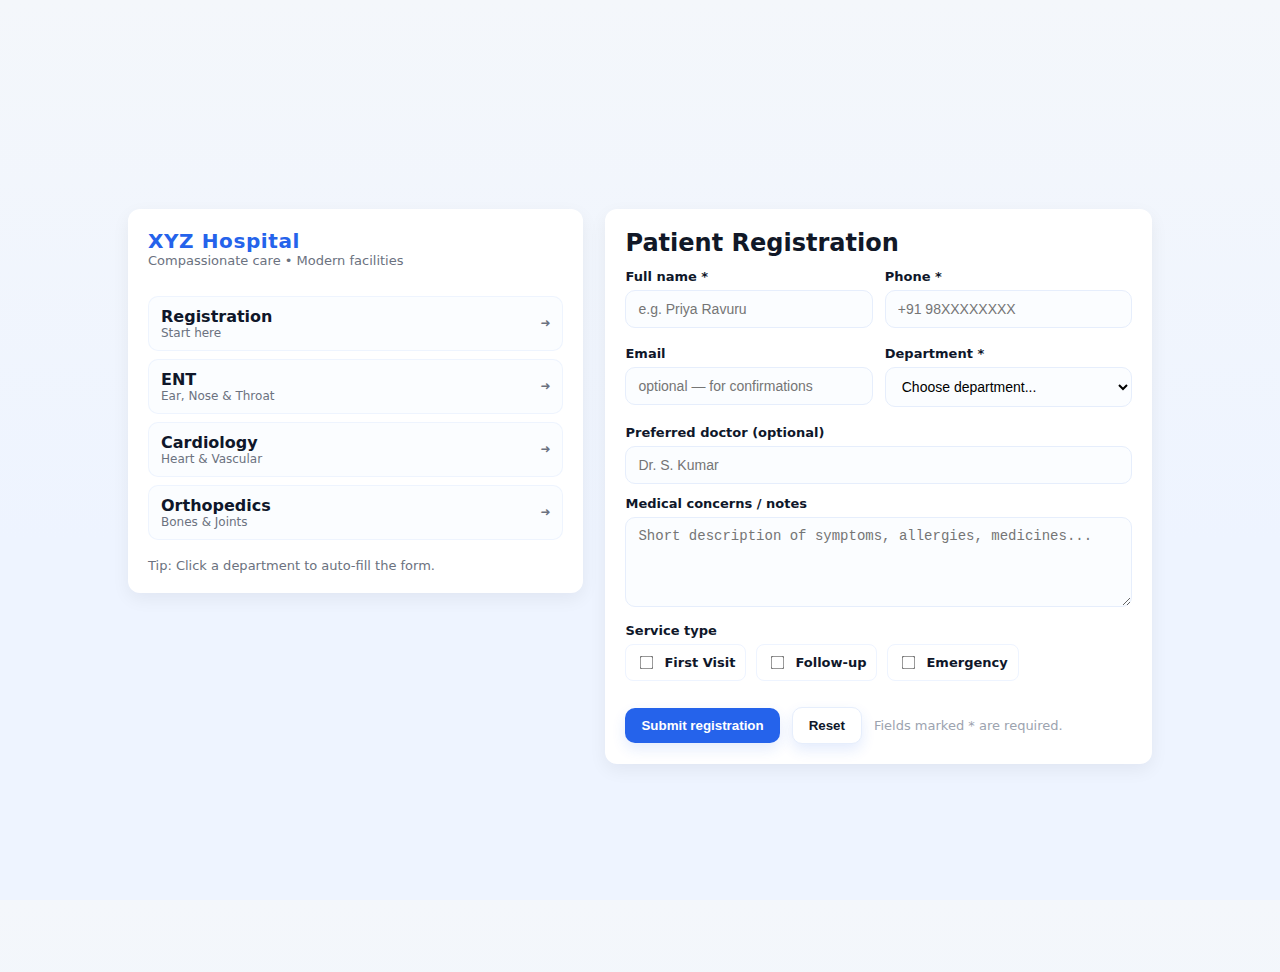
<file: Validation_form/index.html>
<!doctype html>
<html lang="en">
<head>
<meta charset="utf-8" />
<meta name="viewport" content="width=device-width,initial-scale=1" />
<title>XYZ Hospital — Patient Registration</title>
<style>
  :root{
    --bg:#f4f7fb;
    --card:#ffffff;
    --muted:#6b7280;
    --accent:#2563eb;
    --success:#16a34a;
    --shadow: 0 6px 18px rgba(20,20,40,0.06);
    --radius:12px;
    font-family: Inter, system-ui, -apple-system, "Segoe UI", Roboto, "Helvetica Neue", Arial;
  }
  html,body{height:100%;}
  body{
    margin:0; background:linear-gradient(180deg,var(--bg),#eef4ff 60%);
    display:flex; align-items:center; justify-content:center; padding:36px;
    color:#111827;
  }

  .container{
    width:100%; max-width:1024px;
    display:grid; grid-template-columns: 1fr 1.2fr; gap:22px;
    align-items:start;
  }

  /* card appearance */
  .card{
    background:var(--card); border-radius:var(--radius); box-shadow:var(--shadow);
    padding:20px; box-sizing:border-box;
  }

  /* left: department list */
  .dept-card{ display:flex; flex-direction:column; gap:12px; }
  .logo{
    font-weight:700; letter-spacing:0.6px; font-size:20px; color:var(--accent);
  }
  .tagline{ font-size:13px; color:var(--muted); margin-bottom:6px; }

  .dept-list{ margin-top:10px; display:flex; flex-direction:column; gap:8px; }
  .dept-item{
    display:flex; align-items:center; justify-content:space-between;
    padding:10px 12px; border-radius:10px; background:#fbfdff; cursor:pointer;
    border:1px solid rgba(37,99,235,0.06);
  }
  .dept-item:hover{ transform:translateY(-2px); transition:all .15s ease; }
  .dept-item .name{ font-weight:600; color:#0f172a; }
  .dept-item .small{ font-size:12px; color:var(--muted); }

  /* right: form */
  form{ display:flex; flex-direction:column; gap:12px; }
  .row{ display:flex; gap:12px; }
  .col{ flex:1; }

  label{ font-size:13px; color:#0f172a; display:block; margin-bottom:6px; font-weight:600; }
  input[type="text"], input[type="tel"], input[type="email"], select, textarea{
    width:100%; padding:10px 12px; border:1px solid #e6eefc; border-radius:10px;
    background:#fbfdff; font-size:14px; box-sizing:border-box;
  }
  textarea{ min-height:90px; resize:vertical; }

  .checks{ display:flex; gap:10px; align-items:center; flex-wrap:wrap; }
  .check{ display:flex; gap:8px; align-items:center; padding:8px 10px; background:#fff; border-radius:8px; border:1px solid #eef4ff; }
  .check input{ transform:scale(1.05); }

  .actions{ display:flex; gap:12px; align-items:center; margin-top:8px; }
  button{
    padding:10px 16px; border-radius:10px; border:0; cursor:pointer; font-weight:700;
    box-shadow:0 6px 14px rgba(37,99,235,0.12);
  }
  .btn-primary{ background:var(--accent); color:white; }
  .btn-ghost{ background:#fff; border:1px solid #e6eefc; color:#0f172a; }

  .hint{ font-size:13px; color:var(--muted); margin-top:6px; }

  .note{ font-size:13px; color:#9ca3af; }

  .success{
    display:none; padding:12px; border-radius:10px; background: #ecfdf5; color:var(--success);
    border:1px solid rgba(16,185,129,0.12); font-weight:600;
  }

  /* validation messages */
  .error{ color:#dc2626; font-size:13px; margin-top:6px; }

  /* responsive */
  @media (max-width:880px){
    .container{ grid-template-columns: 1fr; }
  }
</style>
</head>
<body>
  <main class="container" aria-labelledby="pageTitle">
    <!-- LEFT column: departments / wireframe list -->
    <aside class="card dept-card" aria-label="Departments">
      <div>
        <div class="logo">XYZ Hospital</div>
        <div class="tagline">Compassionate care • Modern facilities</div>
      </div>

      <div class="dept-list" id="departmentList">
        <!-- departments are clickable to auto-select in the form -->
        <div class="dept-item" data-dept="Registration" tabindex="0">
          <div><div class="name">Registration</div><div class="small">Start here</div></div>
          <div class="small">➜</div>
        </div>

        <div class="dept-item" data-dept="ENT" tabindex="0">
          <div><div class="name">ENT</div><div class="small">Ear, Nose & Throat</div></div>
          <div class="small">➜</div>
        </div>

        <div class="dept-item" data-dept="Cardiology" tabindex="0">
          <div><div class="name">Cardiology</div><div class="small">Heart & Vascular</div></div>
          <div class="small">➜</div>
        </div>

        <div class="dept-item" data-dept="Orthopedics" tabindex="0">
          <div><div class="name">Orthopedics</div><div class="small">Bones & Joints</div></div>
          <div class="small">➜</div>
        </div>
      </div>

      <div class="hint">Tip: Click a department to auto-fill the form.</div>
    </aside>

    <!-- RIGHT column: form -->
    <section class="card" aria-labelledby="formHead">
      <h2 id="formHead" style="margin:0 0 12px 0">Patient Registration</h2>

      <div class="success" id="successBox" role="status" aria-live="polite">
        Registration successful — thank you! We will contact you shortly.
      </div>

      <form id="regForm" novalidate>
        <div class="row">
          <div class="col">
            <label for="fullName">Full name *</label>
            <input id="fullName" name="fullName" type="text" autocomplete="name" placeholder="e.g. Priya Ravuru" required />
            <div class="error" id="errName" aria-live="polite"></div>
          </div>

          <div class="col">
            <label for="phone">Phone *</label>
            <input id="phone" name="phone" type="tel" inputmode="tel" placeholder="+91 98XXXXXXXX" required />
            <div class="error" id="errPhone" aria-live="polite"></div>
          </div>
        </div>

        <div class="row">
          <div class="col">
            <label for="email">Email</label>
            <input id="email" name="email" type="email" placeholder="optional — for confirmations" />
          </div>

          <div class="col">
            <label for="department">Department *</label>
            <select id="department" name="department" required>
              <option value="">Choose department...</option>
              <option>Registration</option>
              <option>ENT</option>
              <option>Cardiology</option>
              <option>Orthopedics</option>
            </select>
            <div class="error" id="errDept" aria-live="polite"></div>
          </div>
        </div>

        <div>
          <label for="doctor">Preferred doctor (optional)</label>
          <input id="doctor" name="doctor" type="text" placeholder="Dr. S. Kumar" />
        </div>

        <div>
          <label for="concerns">Medical concerns / notes</label>
          <textarea id="concerns" name="concerns" placeholder="Short description of symptoms, allergies, medicines..."></textarea>
        </div>

        <div>
          <label>Service type</label>
          <div class="checks" role="group" aria-label="Service type options">
            <label class="check"><input type="checkbox" name="service" value="First Visit"> First Visit</label>
            <label class="check"><input type="checkbox" name="service" value="Follow-up"> Follow-up</label>
            <label class="check"><input type="checkbox" name="service" value="Emergency"> Emergency</label>
          </div>
        </div>

        <div class="actions">
          <button class="btn-primary" type="submit">Submit registration</button>
          <button type="button" class="btn-ghost" id="resetBtn">Reset</button>
          <div class="note" id="formNote">Fields marked * are required.</div>
        </div>
      </form>
    </section>
  </main>

<script>
  // Small helper: select and show validation errors
  const form = document.getElementById('regForm');
  const successBox = document.getElementById('successBox');
  const errName = document.getElementById('errName');
  const errPhone = document.getElementById('errPhone');
  const errDept = document.getElementById('errDept');

  // When clicking departments on left, fill the department select
  document.getElementById('departmentList').addEventListener('click', e => {
    const card = e.target.closest('.dept-item');
    if (!card) return;
    const dept = card.dataset.dept;
    const select = document.getElementById('department');
    select.value = dept;
    select.focus();
  });

  // Make dept items keyboard accessible (Enter/Space)
  document.querySelectorAll('.dept-item').forEach(item => {
    item.addEventListener('keydown', ev => {
      if (ev.key === 'Enter' || ev.key === ' ') {
        ev.preventDefault();
        item.click();
      }
    });
  });

  // Basic phone validator for Indian-style numbers (loose)
  function validatePhone(value) {
    // allow +country and 7-12 digits - relaxed pattern
    const cleaned = value.replace(/\s+/g,'');
    return /^\+?\d{7,12}$/.test(cleaned);
  }

  form.addEventListener('submit', (ev) => {
    ev.preventDefault();
    // clear errors
    errName.textContent = '';
    errPhone.textContent = '';
    errDept.textContent = '';
    successBox.style.display = 'none';

    const data = new FormData(form);
    const name = data.get('fullName').trim();
    const phone = data.get('phone').trim();
    const dept = data.get('department').trim();

    let ok = true;
    if (!name) {
      errName.textContent = 'Please enter full name.';
      ok = false;
    }
    if (!phone || !validatePhone(phone)) {
      errPhone.textContent = 'Please enter a valid phone number (digits only, include country code if needed).';
      ok = false;
    }
    if (!dept) {
      errDept.textContent = 'Please choose a department.';
      ok = false;
    }

    if (!ok) {
      // keep form values intact; show top hint
      window.scrollTo({ top: 0, behavior: 'smooth' });
      return;
    }

    // Simulate success (no backend): show success message and clear non-essential fields after a short delay
    successBox.style.display = 'block';
    successBox.focus();
    // after 2.5s, clear form but keep last department selected to show continuity
    setTimeout(() => {
      const lastDept = form.department.value;
      form.reset();
      form.department.value = lastDept;
    }, 1500);
  });

  // Reset button behavior
  document.getElementById('resetBtn').addEventListener('click', () => {
    form.reset();
    errName.textContent = ''; errPhone.textContent = ''; errDept.textContent = '';
    successBox.style.display = 'none';
  });

  // Small accessibility improvement: focus success when it's shown
  const observer = new MutationObserver(() => {
    if (getComputedStyle(successBox).display !== 'none') successBox.setAttribute('tabindex', '-1'), successBox.focus();
  });
  observer.observe(successBox, { attributes: true, attributeFilter: ['style'] });
</script>
</body>
</html>
</file>
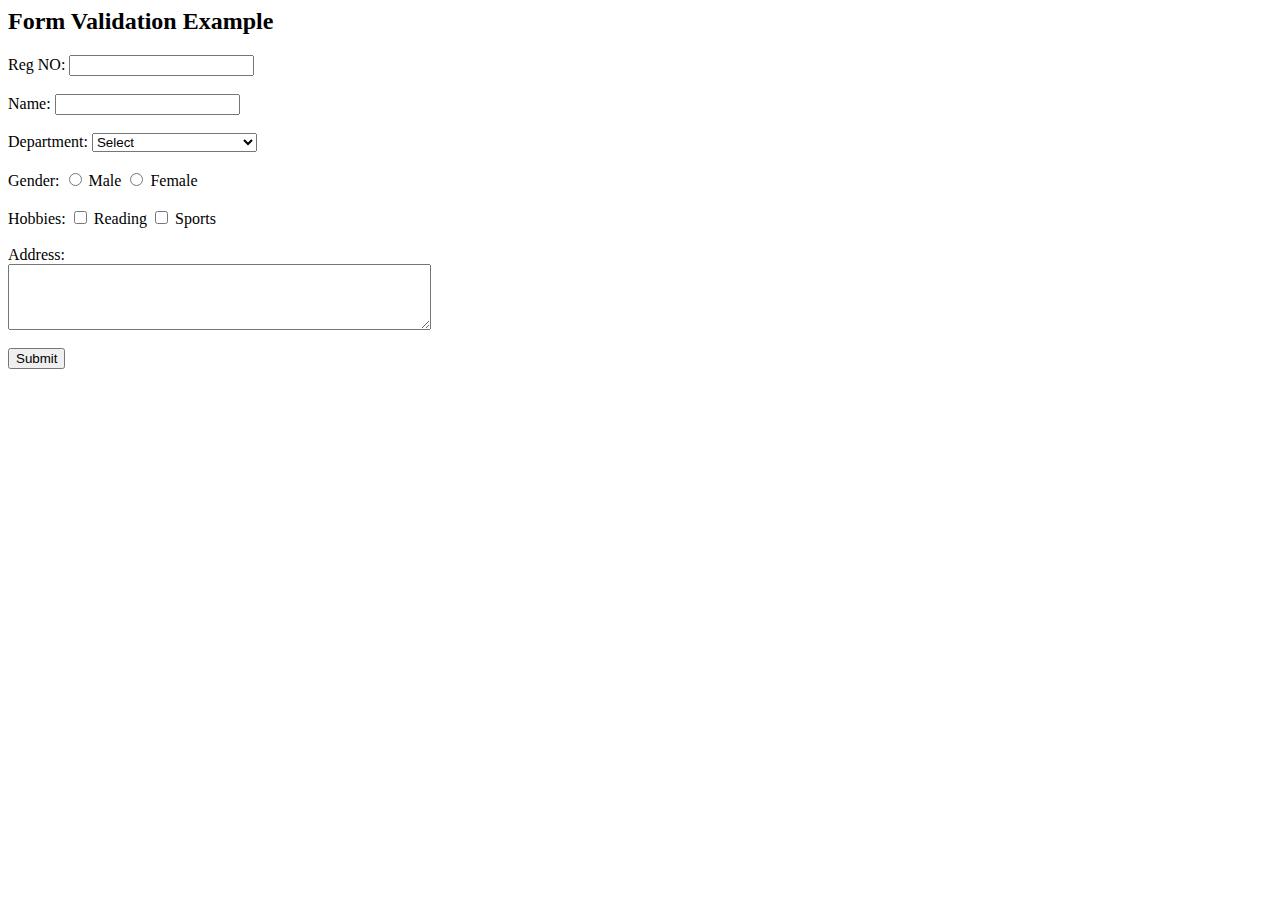
<file: sample1/form vali2.html>
<html>
<head>
    <script>
        function validateForm() {
            var regNumber = document.f1.regNumber.value;
            var name = document.f1.name.value;
            var department = document.f1.department.value;
            var gender = document.f1.gender.value;
            var hobbies = document.f1.hobbies;
            var address = document.f1.address.value;
		var hobbyChecked = false;
		
         
            if (regNumber == "") {
                alert("Registration Number must be filled out");
                return false;
            }

            if (name == "") {
                alert("Name must be filled out");
                return false;
            }

            if (department == "Select") {
                alert("Please select a department");
                return false;
            }

            if (!gender) {
                alert("Please select a gender");
                return false;
            }

           // Check if at least one hobby is selected
  
        for (var i = 0; i < hobbies.length; i++) {
          
      		if (hobbies[i].checked) {
                   
 			hobbyChecked = true;
                  
  			break;
                }
            
						   }


            if (!hobbyChecked) {
   
             alert("Please select at least one hobby");
  
              return false;
            
                              }

	


            if (address == "") {
                alert("Address must be filled out");
                return false;
            }

            alert("Form submitted successfully!");
            return true;
        }
    </script>
</head>
<body>
    <h2>Form Validation Example</h2>
    <form name="f1" onsubmit="return validateForm()">
        <label>Reg NO:</label>
        <input type="text" name="regNumber"><br><br>

        <label>Name:</label>
        <input type="text" name="name"><br><br>

        <label>Department:</label>
        <select name="department">
            <option value="Select">Select</option>
            <option value="Computer Science">Computer Science</option>
            <option value="Electrical Engineering">Electrical Engineering</option>
            <option value="Mechanical Engineering">Mechanical Engineering</option>
        </select><br><br>

        <label>Gender:</label>
        <input type="radio" name="gender" value="Male"> Male
        <input type="radio" name="gender" value="Female"> Female<br><br>

        <label>Hobbies:</label>
        <input type="checkbox" name="hobbies" value="Reading"> Reading
        <input type="checkbox" name="hobbies" value="Sports"> Sports<br><br>

        <label for="address">Address:</label><br>
        <textarea id="address" name="address" rows="4" cols="50"></textarea><br><br>

        <input type="submit" value="Submit">
    </form>
</body>
</html>
</file>
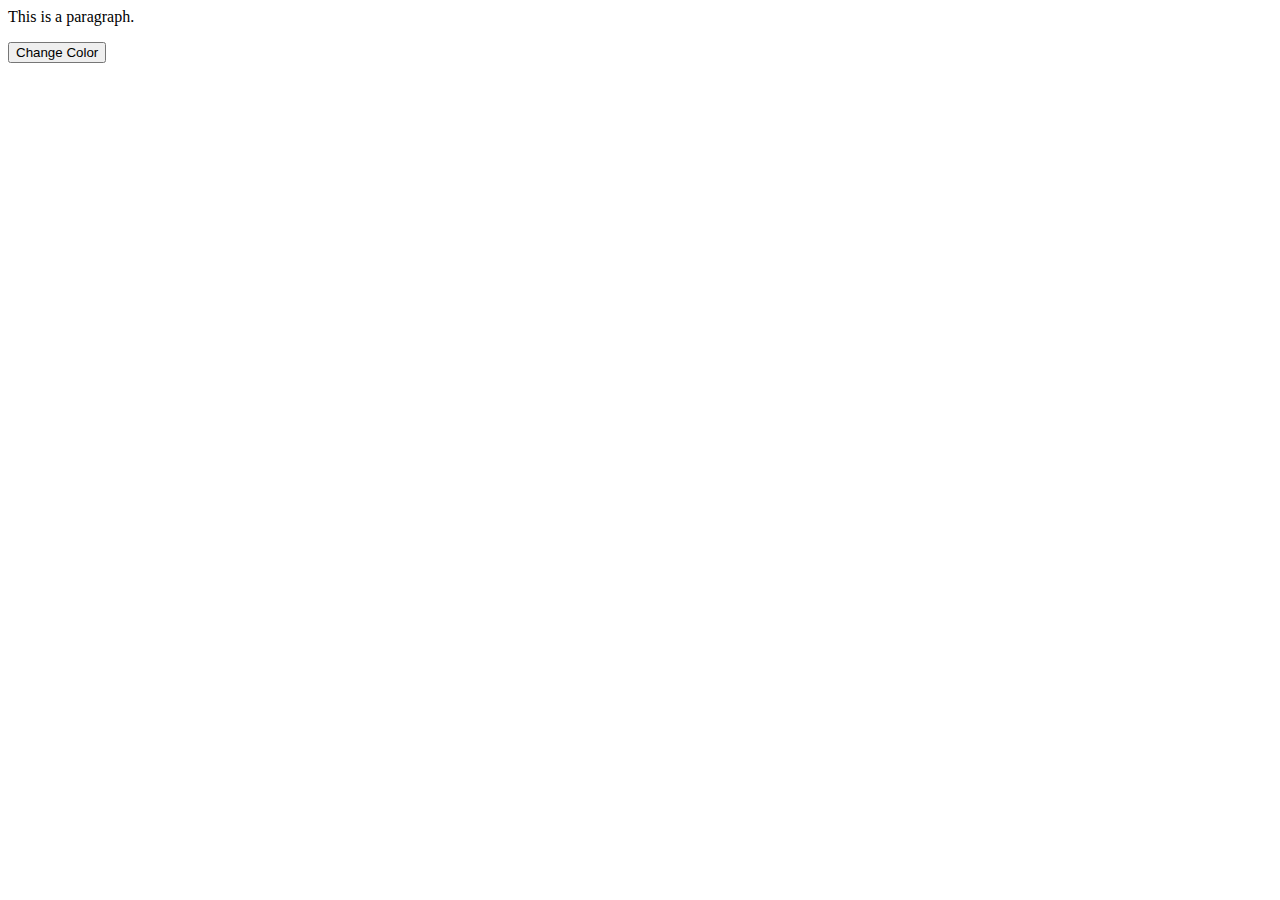
<file: sample1/javasc2.html>
<html>
<head>
<style>
  #myParagraph {
    color: black;
  }
</style>
<script>
  function changeColor() {
    document.getElementById("myParagraph").innerHTML = "New Content";
  }
</script>
</head>
<body><p id="myParagraph">This is a paragraph.</p>
<button onclick="changeColor()">Change Color</button>
</body></html>
</file>
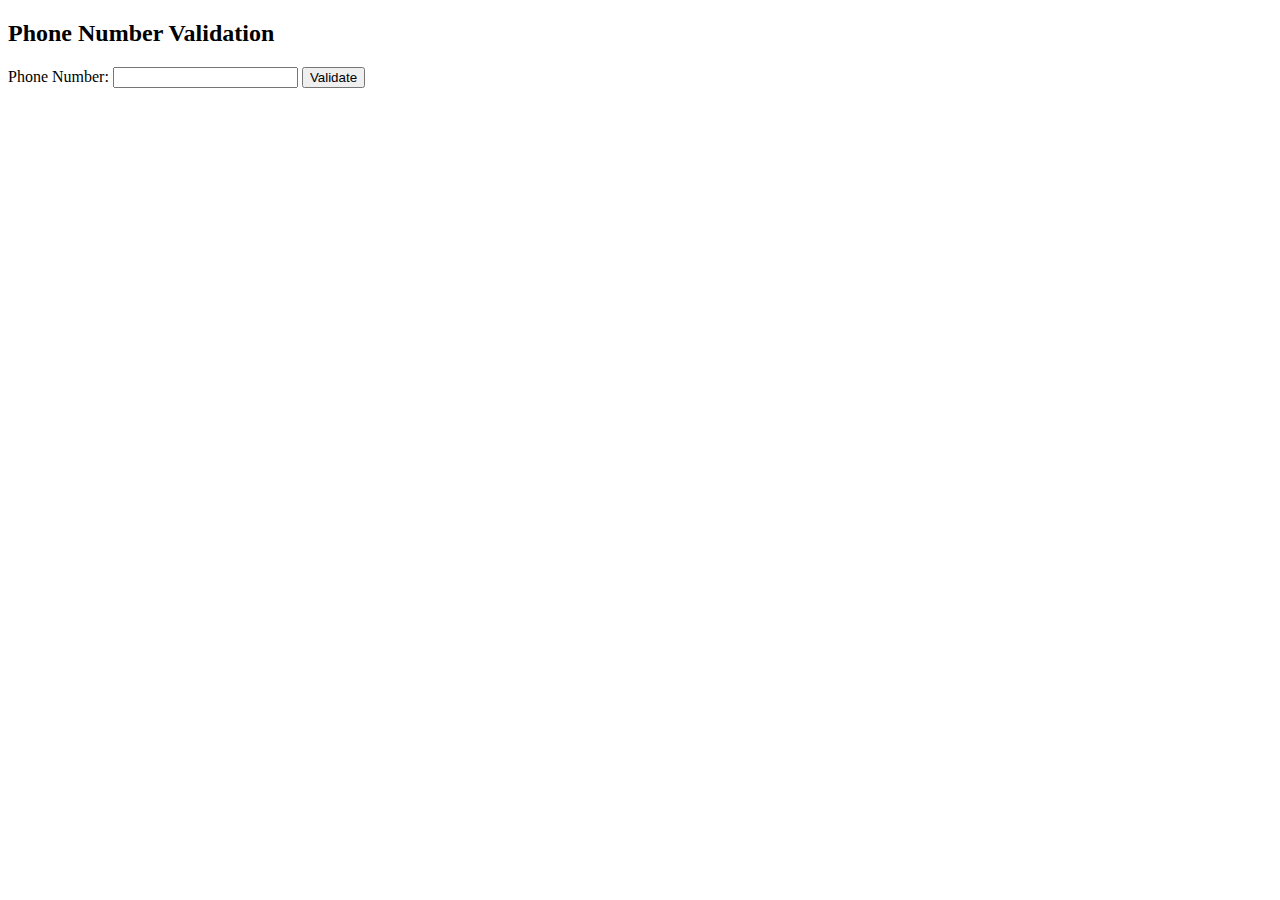
<file: sample1/reg_exp1.html>
<!DOCTYPE html>
<html>
<head>
    <title>10-Digit Phone Number Validation</title>
    <script>
        function validatePhoneNumber() {
            var phoneNumber = document.f1.phone.value;
            var phonePattern = /^\d{10}$/; // Regular expression to match exactly 10 digits

            if (phonePattern.test(phoneNumber)) {
                alert('Phone number is valid.');
            } else {
                alert('Phone number must be exactly 10 digits.');
            }
        }
    </script>
</head>
<body>
    <h2>Phone Number Validation</h2>
    <form name="f1" onsubmit="validatePhoneNumber()">
        <label for="phone">Phone Number:</label>
        <input type="text" name="phone">
        <input type="submit" value="Validate">
    </form>
</body>
</html>
</file>
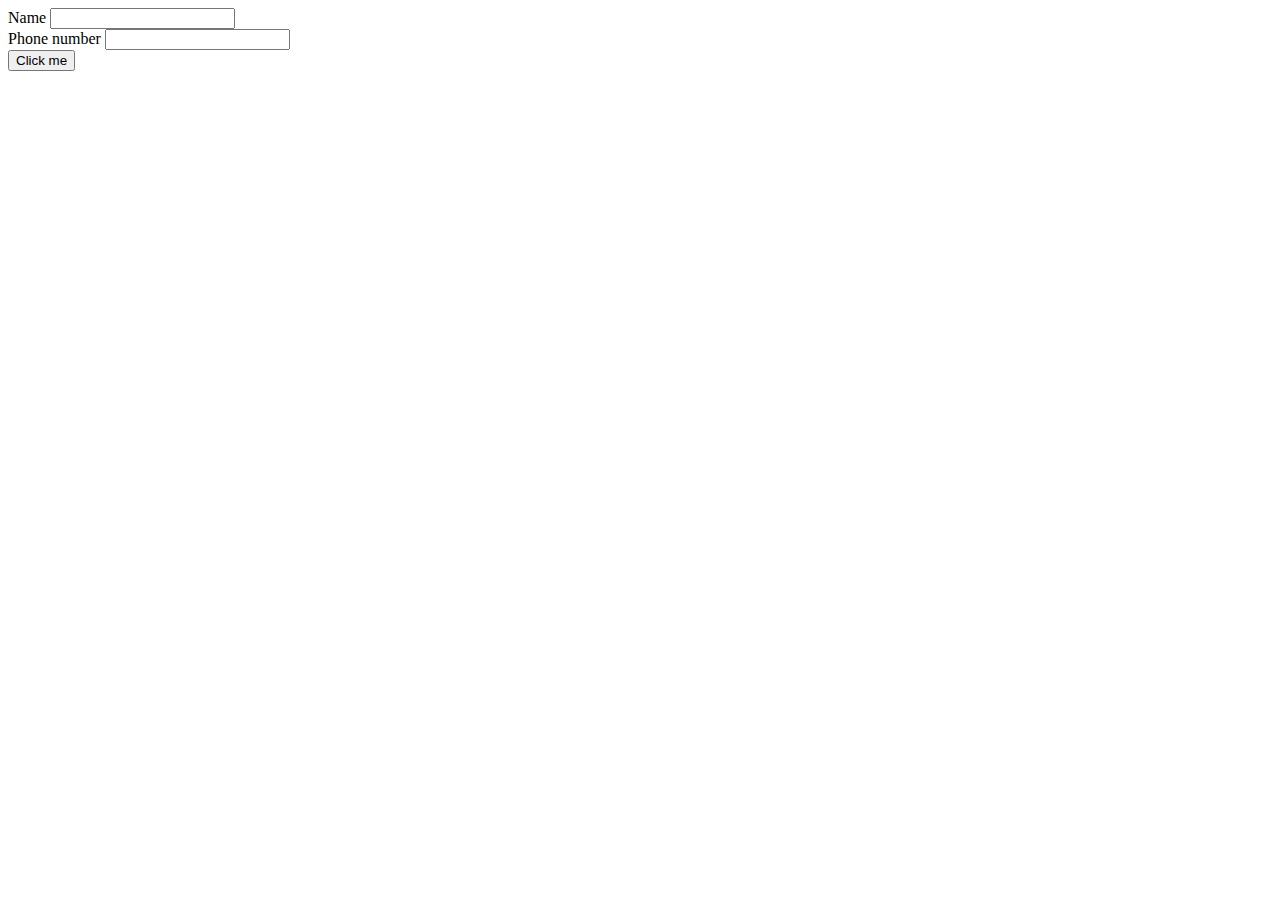
<file: sample1/regex.html>
<html>
<head>
<script>
function fun()
{
var name=document.f1.t1.value;
var ph=document.f1.t2.value;

var re_name=/^[A-Za-z]+$/;
var re_ph=/^\d{10}$/;

if(!re_name.test(name))
{
alert("Enter char only");
return false;
}

if(!re_ph.test(ph))
{
alert("Enter numbers only");
return false;
}

alert("Form is valid");
return true;

}
</script>

</head>
<body>
<form name="f1">
Name <input type="text" name="t1"> </br>
Phone number <input type="text" name="t2"></br>

<button onclick=fun()>Click me</button>
</form>
</body>
</html>
</file>
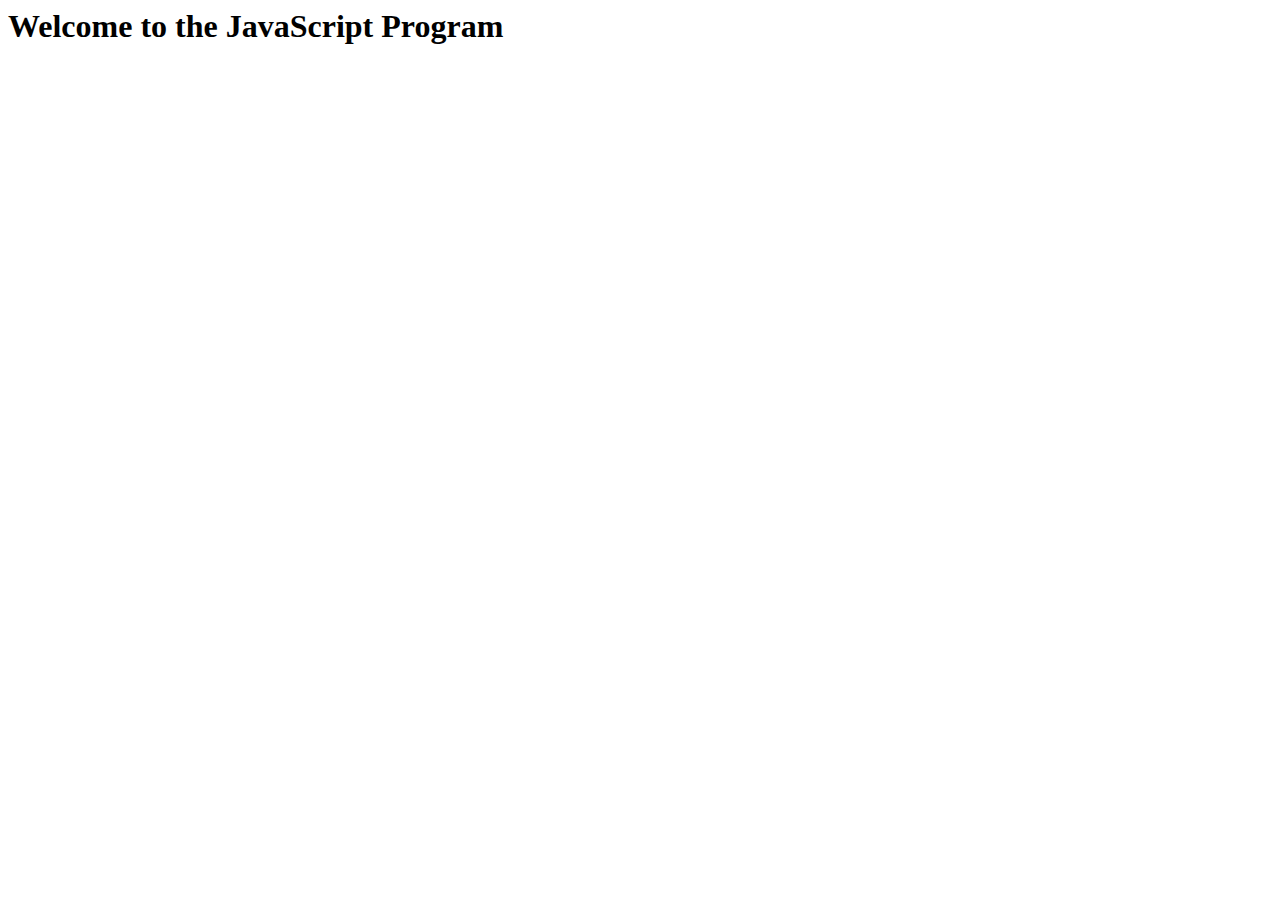
<file: sample1/simpe javascript.html>
<html>
<head>
  
</head>
<body>
  <h1>Welcome to the JavaScript Program</h1>
  <script>
    
      var name = prompt("Please enter your name:");
      var age = prompt("Please enter your age:");

      // Display a greeting message
      alert("Hello, " + name + "! You are " + age + " years old.");
    
  </script>
  
</body>
</html>
</file>
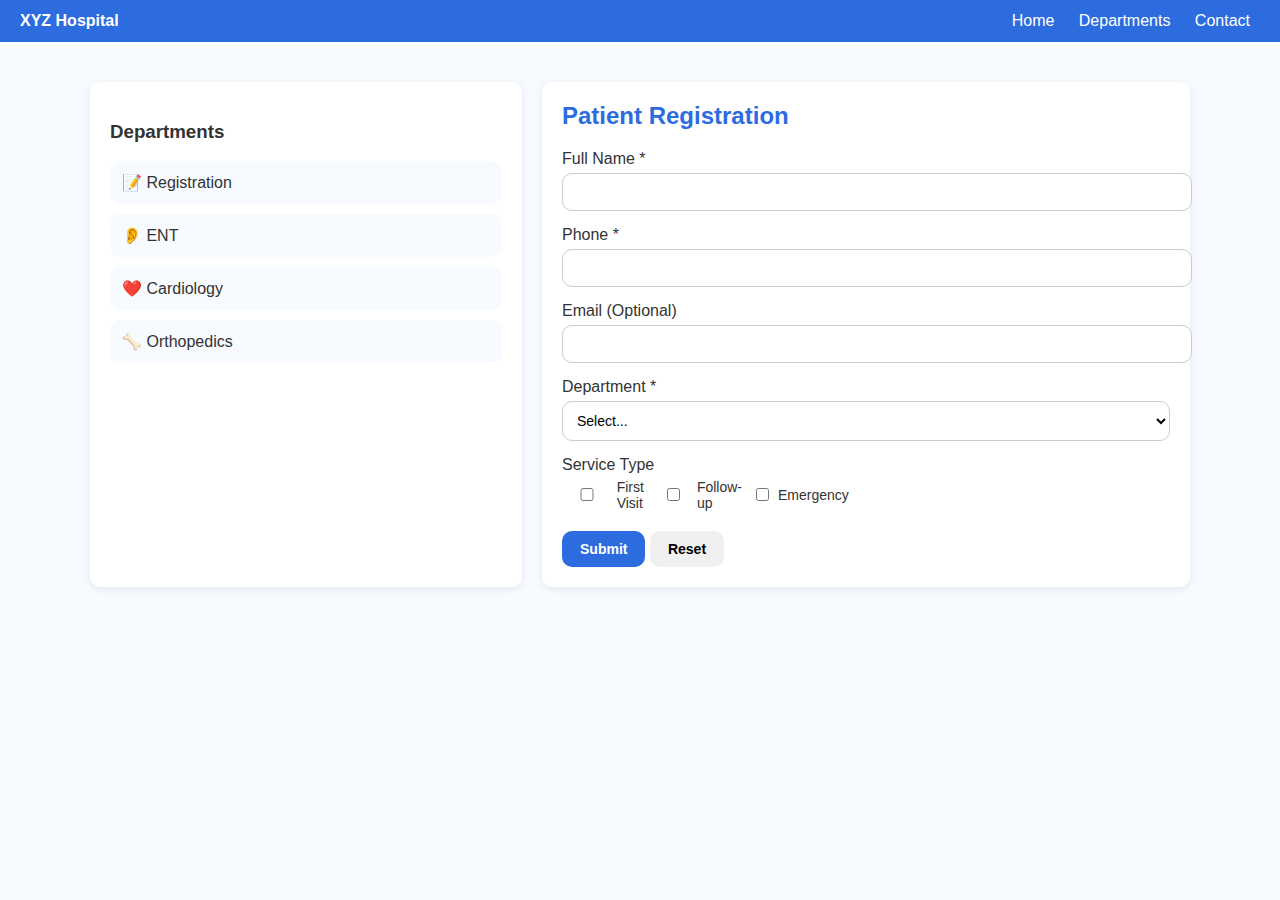
<file: Validation_form/index2.html>
<!DOCTYPE html>
<html lang="en">
<head>
<meta charset="UTF-8" />
<meta name="viewport" content="width=device-width, initial-scale=1.0" />
<title>XYZ Hospital - Patient Registration</title>
<style>
    :root {
        --primary: #2d6cdf;
        --secondary: #f7faff;
        --accent: #00a78e;
        --danger: #dc3545;
        --success: #28a745;
        --text: #333;
        --radius: 10px;
    }
    body {
        font-family: "Segoe UI", sans-serif;
        margin: 0;
        background: var(--secondary);
        color: var(--text);
    }
    /* Navbar */
    header {
        background: var(--primary);
        color: #fff;
        padding: 12px 20px;
        display: flex;
        justify-content: space-between;
        align-items: center;
    }
    header nav a {
        color: #fff;
        text-decoration: none;
        margin: 0 10px;
        font-weight: 500;
    }
    header nav a:hover {
        text-decoration: underline;
    }
    /* Container */
    .container {
        max-width: 1100px;
        margin: 20px auto;
        padding: 20px;
        display: grid;
        grid-template-columns: 1fr 1.5fr;
        gap: 20px;
    }
    /* Left: Department list */
    .departments {
        background: #fff;
        border-radius: var(--radius);
        padding: 20px;
        box-shadow: 0 2px 8px rgba(0,0,0,0.08);
    }
    .dept-card {
        padding: 12px;
        border-radius: var(--radius);
        margin-bottom: 10px;
        background: var(--secondary);
        cursor: pointer;
        display: flex;
        align-items: center;
        justify-content: space-between;
        transition: 0.2s;
    }
    .dept-card:hover {
        background: var(--primary);
        color: #fff;
        transform: translateY(-2px);
    }
    /* Right: Registration form */
    .form-card {
        background: #fff;
        border-radius: var(--radius);
        padding: 20px;
        box-shadow: 0 2px 8px rgba(0,0,0,0.08);
    }
    h2 {
        margin-top: 0;
        color: var(--primary);
    }
    .form-group {
        margin-bottom: 15px;
        position: relative;
    }
    .form-group input, .form-group select, .form-group textarea {
        width: 100%;
        padding: 10px;
        border: 1px solid #ccc;
        border-radius: var(--radius);
        font-size: 14px;
        background: #fff;
    }
    .form-group label {
        display: block;
        margin-bottom: 5px;
        font-weight: 500;
    }
    .checkbox-group {
        display: flex;
        gap: 10px;
        flex-wrap: wrap;
    }
    .checkbox-group label {
        display: flex;
        align-items: center;
        gap: 6px;
        font-size: 14px;
    }
    .btn {
        padding: 10px 18px;
        border: none;
        border-radius: var(--radius);
        cursor: pointer;
        font-size: 14px;
        font-weight: bold;
    }
    .btn-primary {
        background: var(--primary);
        color: #fff;
    }
    .btn-secondary {
        background: #f0f0f0;
        color: #000;
    }
    .btn-primary:hover {
        background: #1e54b7;
    }
    .error {
        color: var(--danger);
        font-size: 12px;
        margin-top: 4px;
    }
    /* Modal */
    .modal {
        display: none;
        position: fixed;
        top: 0; left: 0; width: 100%; height: 100%;
        background: rgba(0,0,0,0.5);
        align-items: center; justify-content: center;
    }
    .modal-content {
        background: #fff;
        padding: 20px;
        border-radius: var(--radius);
        width: 300px;
        text-align: center;
    }
</style>
</head>
<body>

<header>
    <div class="logo"><strong>XYZ Hospital</strong></div>
    <nav>
        <a href="#">Home</a>
        <a href="#">Departments</a>
        <a href="#">Contact</a>
    </nav>
</header>

<div class="container">
    <!-- Departments -->
    <div class="departments">
        <h3>Departments</h3>
        <div class="dept-card" data-dept="Registration">📝 Registration</div>
        <div class="dept-card" data-dept="ENT">👂 ENT</div>
        <div class="dept-card" data-dept="Cardiology">❤️ Cardiology</div>
        <div class="dept-card" data-dept="Orthopedics">🦴 Orthopedics</div>
    </div>

    <!-- Registration Form -->
    <div class="form-card">
        <h2>Patient Registration</h2>
        <form id="regForm">
            <div class="form-group">
                <label for="name">Full Name *</label>
                <input type="text" id="name" name="name" required />
                <div class="error" id="errName"></div>
            </div>
            <div class="form-group">
                <label for="phone">Phone *</label>
                <input type="tel" id="phone" name="phone" required />
                <div class="error" id="errPhone"></div>
            </div>
            <div class="form-group">
                <label for="email">Email (Optional)</label>
                <input type="email" id="email" name="email" />
            </div>
            <div class="form-group">
                <label for="department">Department *</label>
                <select id="department" name="department" required>
                    <option value="">Select...</option>
                    <option>Registration</option>
                    <option>ENT</option>
                    <option>Cardiology</option>
                    <option>Orthopedics</option>
                </select>
                <div class="error" id="errDept"></div>
            </div>
            <div class="form-group">
                <label>Service Type</label>
                <div class="checkbox-group">
                    <label><input type="checkbox" name="service" value="First Visit" /> First Visit</label>
                    <label><input type="checkbox" name="service" value="Follow-up" /> Follow-up</label>
                    <label><input type="checkbox" name="service" value="Emergency" /> Emergency</label>
                </div>
            </div>
            <button type="submit" class="btn btn-primary">Submit</button>
            <button type="reset" class="btn btn-secondary">Reset</button>
        </form>
    </div>
</div>

<!-- Success Modal -->
<div class="modal" id="successModal">
    <div class="modal-content">
        <h3>✅ Registration Successful</h3>
        <p>We will contact you shortly.</p>
        <button class="btn btn-primary" id="closeModal">OK</button>
    </div>
</div>

<script>
    // Auto-fill department from left side click
    document.querySelectorAll(".dept-card").forEach(card => {
        card.addEventListener("click", () => {
            document.getElementById("department").value = card.dataset.dept;
        });
    });

    // Form validation
    document.getElementById("regForm").addEventListener("submit", function(e) {
        e.preventDefault();
        let valid = true;

        const name = document.getElementById("name").value.trim();
        const phone = document.getElementById("phone").value.trim();
        const dept = document.getElementById("department").value;

        document.getElementById("errName").textContent = "";
        document.getElementById("errPhone").textContent = "";
        document.getElementById("errDept").textContent = "";

        // Form validation
document.getElementById("regForm").addEventListener("submit", function(e) {
    e.preventDefault();
    let valid = true;

    const name = document.getElementById("name").value.trim();
    const phone = document.getElementById("phone").value.trim();
    const email = document.getElementById("email").value.trim();
    const dept = document.getElementById("department").value;

    document.getElementById("errName").textContent = "";
    document.getElementById("errPhone").textContent = "";
    document.getElementById("errDept").textContent = "";
    document.getElementById("errEmail")?.remove();

    // Name validation
    if (!name) {
        document.getElementById("errName").textContent = "Name is required.";
        valid = false;
    }

    // Phone validation - exactly 10 digits
    if (!/^\d{10}$/.test(phone)) {
        document.getElementById("errPhone").textContent = "Phone must be exactly 10 digits.";
        valid = false;
    }

    // Email validation - only if entered
    if (email && !/^[a-z]{2}\d{4}@srmist\.edu\.in$/.test(email)) {
        let errEmail = document.createElement("div");
        errEmail.className = "error";
        errEmail.id = "errEmail";
        errEmail.textContent = "Email must be in format: ab1234@srmist.edu.in";
        document.getElementById("email").after(errEmail);
        valid = false;
    }

    // Department validation
    if (!dept) {
        document.getElementById("errDept").textContent = "Select a department.";
        valid = false;
    }

    if (valid) {
        document.getElementById("successModal").style.display = "flex";
        this.reset();
    }
});

    });

    // Close modal
    document.getElementById("closeModal").addEventListener("click", () => {
        document.getElementById("successModal").style.display = "none";
    });
</script>

</body>
</html>
</file>
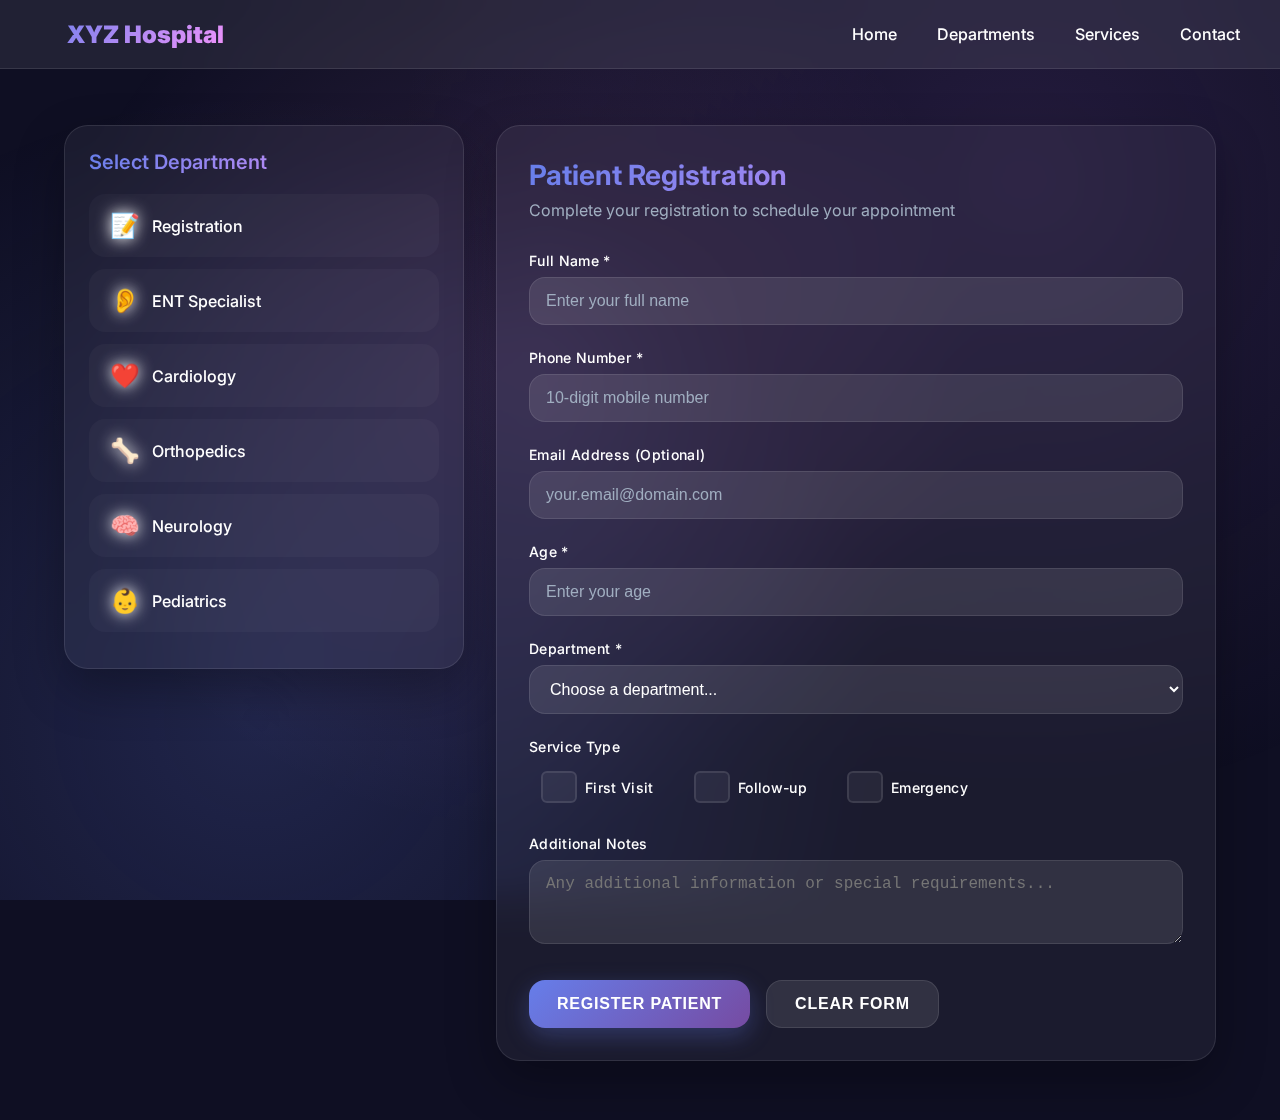
<file: Validation_form/index3.html>
<!DOCTYPE html>
<html lang="en">
<head>
<meta charset="UTF-8" />
<meta name="viewport" content="width=device-width, initial-scale=1.0" />
<title>XYZ Hospital - Patient Registration</title>
<style>
    @import url('https://fonts.googleapis.com/css2?family=Inter:wght@300;400;500;600;700&display=swap');
    
    :root {
        --primary: #667eea;
        --primary-dark: #5a67d8;
        --secondary: #764ba2;
        --accent: #f093fb;
        --success: #4ade80;
        --danger: #f87171;
        --warning: #fbbf24;
        --bg-main: #0f0f23;
        --bg-card: rgba(255, 255, 255, 0.05); 
        --bg-card-hover: rgba(255, 255, 255, 0.1);
        --text: #ffffff;
        --text-muted: #a0aec0;
        --border: rgba(255, 255, 255, 0.1);
        --shadow: 0 20px 50px rgba(0, 0, 0, 0.3);
        --radius: 16px;
        --radius-lg: 24px;
    }

    * {
        margin: 0;
        padding: 0;
        box-sizing: border-box;
    }

    body {
        font-family: 'Inter', -apple-system, BlinkMacSystemFont, sans-serif;
        background: var(--bg-main);
        color: var(--text);
        overflow-x: hidden;
        min-height: 100vh;
    }

    /* Animated Background */
    body::before {
        content: '';
        position: fixed;
        top: 0;
        left: 0;
        width: 100vw;
        height: 100vh;
        background: 
            radial-gradient(circle at 20% 80%, #667eea33 0%, transparent 50%),
            radial-gradient(circle at 80% 20%, #764ba233 0%, transparent 50%),
            radial-gradient(circle at 40% 40%, #f093fb22 0%, transparent 50%);
        animation: gradientShift 15s ease infinite;
        z-index: -1;
    }

    @keyframes gradientShift {
        0%, 100% { opacity: 1; transform: scale(1) rotate(0deg); }
        50% { opacity: 0.8; transform: scale(1.1) rotate(180deg); }
    }

    /* Enhanced Header */
    header {
        background: rgba(255, 255, 255, 0.08);
        backdrop-filter: blur(20px);
        border-bottom: 1px solid var(--border);
        padding: 16px 24px;
        display: flex;
        justify-content: space-between;
        align-items: center;
        position: sticky;
        top: 0;
        z-index: 100;
        animation: slideDown 0.6s ease;
    }

    .logo {
        font-size: 24px;
        font-weight: 700;
        background: linear-gradient(135deg, var(--primary), var(--accent));
        background-clip: text;
        -webkit-background-clip: text;
        -webkit-text-fill-color: transparent;
        display: flex;
        align-items: center;
        gap: 8px;
    }

    .logo::before {
        content: '🏥';
        font-size: 28px;
        filter: drop-shadow(0 0 10px rgba(102, 126, 234, 0.5));
    }

    header nav {
        display: flex;
        gap: 8px;
    }

    header nav a {
        color: var(--text);
        text-decoration: none;
        padding: 8px 16px;
        border-radius: var(--radius);
        font-weight: 500;
        transition: all 0.3s cubic-bezier(0.4, 0, 0.2, 1);
        position: relative;
        overflow: hidden;
    }

    header nav a::before {
        content: '';
        position: absolute;
        top: 0;
        left: -100%;
        width: 100%;
        height: 100%;
        background: linear-gradient(90deg, transparent, rgba(255,255,255,0.1), transparent);
        transition: left 0.5s;
    }

    header nav a:hover {
        background: var(--bg-card-hover);
        transform: translateY(-2px);
        color: var(--accent);
    }

    header nav a:hover::before {
        left: 100%;
    }

    /* Container with perfect layout */
    .container {
        max-width: 1200px;
        margin: 32px auto;
        padding: 24px;
        display: grid;
        grid-template-columns: 400px 1fr;
        gap: 32px;
        animation: fadeInUp 0.8s ease;
    }

    @keyframes slideDown {
        from { transform: translateY(-100%); opacity: 0; }
        to { transform: translateY(0); opacity: 1; }
    }

    @keyframes fadeInUp {
        from { transform: translateY(40px); opacity: 0; }
        to { transform: translateY(0); opacity: 1; }
    }

    /* Stunning Department Cards */
    .departments {
        background: var(--bg-card);
        backdrop-filter: blur(20px);
        border: 1px solid var(--border);
        border-radius: var(--radius-lg);
        padding: 24px;
        box-shadow: var(--shadow);
        height: fit-content;
        position: sticky;
        top: 120px;
    }

    .departments h3 {
        font-size: 20px;
        font-weight: 600;
        margin-bottom: 20px;
        background: linear-gradient(135deg, var(--primary), var(--accent));
        background-clip: text;
        -webkit-background-clip: text;
        -webkit-text-fill-color: transparent;
    }

    .dept-card {
        padding: 16px 20px;
        border-radius: var(--radius);
        margin-bottom: 12px;
        background: rgba(255, 255, 255, 0.03);
        cursor: pointer;
        display: flex;
        align-items: center;
        gap: 12px;
        font-weight: 500;
        transition: all 0.4s cubic-bezier(0.4, 0, 0.2, 1);
        border: 1px solid transparent;
        position: relative;
        overflow: hidden;
    }

    .dept-card::before {
        content: '';
        position: absolute;
        top: 0;
        left: -100%;
        width: 100%;
        height: 100%;
        background: linear-gradient(90deg, transparent, rgba(255,255,255,0.05), transparent);
        transition: left 0.6s;
    }

    .dept-card:hover {
        background: linear-gradient(135deg, var(--primary), var(--secondary));
        transform: translateX(8px) scale(1.02);
        border-color: var(--accent);
        box-shadow: 0 10px 30px rgba(102, 126, 234, 0.3);
    }

    .dept-card:hover::before {
        left: 100%;
    }

    .dept-card.selected {
        background: linear-gradient(135deg, var(--primary), var(--secondary));
        border-color: var(--accent);
        transform: translateX(8px);
    }

    .dept-icon {
        font-size: 24px;
        filter: drop-shadow(0 0 8px currentColor);
    }

    /* Gorgeous Form Card */
    .form-card {
        background: var(--bg-card);
        backdrop-filter: blur(20px);
        border: 1px solid var(--border);
        border-radius: var(--radius-lg);
        padding: 32px;
        box-shadow: var(--shadow);
        position: relative;
        overflow: hidden;
    }

    .form-card::before {
        content: '';
        position: absolute;
        top: 0;
        right: 0;
        width: 200px;
        height: 200px;
        background: radial-gradient(circle, var(--accent)22, transparent);
        border-radius: 50%;
        transform: translate(50%, -50%);
        z-index: -1;
    }

    .form-card h2 {
        font-size: 28px;
        font-weight: 700;
        margin-bottom: 8px;
        background: linear-gradient(135deg, var(--primary), var(--accent));
        background-clip: text;
        -webkit-background-clip: text;
        -webkit-text-fill-color: transparent;
    }

    .form-subtitle {
        color: var(--text-muted);
        margin-bottom: 32px;
        font-size: 16px;
    }

    /* Enhanced Form Groups */
    .form-group {
        margin-bottom: 24px;
        position: relative;
    }

    .form-group label {
        display: block;
        margin-bottom: 8px;
        font-weight: 500;
        color: var(--text);
        font-size: 14px;
        letter-spacing: 0.025em;
    }

    .form-group input,
    .form-group select,
    .form-group textarea {
        width: 100%;
        padding: 14px 16px;
        border: 1px solid var(--border);
        border-radius: var(--radius);
        font-size: 16px;
        background: rgba(255, 255, 255, 0.05);
        color: var(--text);
        transition: all 0.3s cubic-bezier(0.4, 0, 0.2, 1);
        backdrop-filter: blur(10px);
    }

    .form-group input:focus,
    .form-group select:focus {
        outline: none;
        border-color: var(--accent);
        background: rgba(255, 255, 255, 0.08);
        box-shadow: 0 0 0 3px rgba(240, 147, 251, 0.1);
        transform: translateY(-2px);
    }

    .form-group input::placeholder {
        color: var(--text-muted);
    }

    /* Beautiful Checkbox Group */
    .checkbox-group {
        display: flex;
        gap: 16px;
        flex-wrap: wrap;
        margin-top: 8px;
    }

    .checkbox-wrapper {
        position: relative;
    }

    .checkbox-wrapper input[type="checkbox"] {
        appearance: none;
        width: 20px;
        height: 20px;
        border: 2px solid var(--border);
        border-radius: 6px;
        background: transparent;
        cursor: pointer;
        position: relative;
        transition: all 0.3s;
        margin: 0;
    }

    .checkbox-wrapper input[type="checkbox"]:checked {
        background: linear-gradient(135deg, var(--primary), var(--accent));
        border-color: var(--accent);
        transform: scale(1.1);
    }

    .checkbox-wrapper input[type="checkbox"]:checked::after {
        content: '✓';
        position: absolute;
        color: white;
        font-size: 12px;
        top: 50%;
        left: 50%;
        transform: translate(-50%, -50%);
        font-weight: bold;
    }

    .checkbox-wrapper label {
        display: flex;
        align-items: center;
        gap: 8px;
        font-size: 14px;
        cursor: pointer;
        padding: 8px 12px;
        border-radius: var(--radius);
        transition: background 0.3s;
        margin: 0;
    }

    .checkbox-wrapper label:hover {
        background: rgba(255, 255, 255, 0.05);
    }

    /* Stunning Buttons */
    .btn {
        padding: 14px 28px;
        border: none;
        border-radius: var(--radius);
        cursor: pointer;
        font-size: 16px;
        font-weight: 600;
        transition: all 0.3s cubic-bezier(0.4, 0, 0.2, 1);
        position: relative;
        overflow: hidden;
        text-transform: uppercase;
        letter-spacing: 0.05em;
    }

    .btn::before {
        content: '';
        position: absolute;
        top: 0;
        left: -100%;
        width: 100%;
        height: 100%;
        background: linear-gradient(90deg, transparent, rgba(255,255,255,0.2), transparent);
        transition: left 0.5s;
    }

    .btn:hover::before {
        left: 100%;
    }

    .btn-primary {
        background: linear-gradient(135deg, var(--primary), var(--secondary));
        color: white;
        box-shadow: 0 8px 25px rgba(102, 126, 234, 0.3);
    }

    .btn-primary:hover {
        transform: translateY(-3px);
        box-shadow: 0 15px 35px rgba(102, 126, 234, 0.4);
    }

    .btn-secondary {
        background: rgba(255, 255, 255, 0.1);
        color: var(--text);
        border: 1px solid var(--border);
    }

    .btn-secondary:hover {
        background: rgba(255, 255, 255, 0.15);
        transform: translateY(-2px);
    }

    .form-actions {
        display: flex;
        gap: 16px;
        margin-top: 32px;
    }

    /* Error Messages */
    .error {
        color: var(--danger);
        font-size: 12px;
        margin-top: 6px;
        font-weight: 500;
        animation: shake 0.5s ease;
    }

    @keyframes shake {
        0%, 100% { transform: translateX(0); }
        25% { transform: translateX(-4px); }
        75% { transform: translateX(4px); }
    }

    /* Epic Modal */
    .modal {
        display: none;
        position: fixed;
        top: 0;
        left: 0;
        width: 100vw;
        height: 100vh;
        background: rgba(0, 0, 0, 0.8);
        backdrop-filter: blur(10px);
        align-items: center;
        justify-content: center;
        z-index: 1000;
        animation: modalFade 0.3s ease;
    }

    @keyframes modalFade {
        from { opacity: 0; }
        to { opacity: 1; }
    }

    .modal-content {
        background: var(--bg-card);
        backdrop-filter: blur(20px);
        border: 1px solid var(--border);
        padding: 40px;
        border-radius: var(--radius-lg);
        text-align: center;
        max-width: 400px;
        width: 90%;
        box-shadow: 0 25px 60px rgba(0, 0, 0, 0.5);
        animation: modalSlide 0.4s cubic-bezier(0.4, 0, 0.2, 1);
        position: relative;
        overflow: hidden;
    }

    .modal-content::before {
        content: '';
        position: absolute;
        top: -50%;
        left: -50%;
        width: 200%;
        height: 200%;
        background: conic-gradient(from 0deg, var(--primary), var(--accent), var(--secondary), var(--primary));
        animation: rotate 4s linear infinite;
        z-index: -1;
    }

    .modal-content::after {
        content: '';
        position: absolute;
        inset: 2px;
        background: var(--bg-card);
        border-radius: calc(var(--radius-lg) - 2px);
        z-index: -1;
    }

    @keyframes modalSlide {
        from { transform: scale(0.8) translateY(40px); opacity: 0; }
        to { transform: scale(1) translateY(0); opacity: 1; }
    }

    @keyframes rotate {
        to { transform: rotate(360deg); }
    }

    .modal h3 {
        font-size: 24px;
        margin-bottom: 16px;
        background: linear-gradient(135deg, var(--success), var(--accent));
        background-clip: text;
        -webkit-background-clip: text;
        -webkit-text-fill-color: transparent;
    }

    .modal p {
        color: var(--text-muted);
        margin-bottom: 24px;
        font-size: 16px;
    }

    /* Responsive Design */
    @media (max-width: 768px) {
        .container {
            grid-template-columns: 1fr;
            gap: 24px;
            margin: 16px auto;
            padding: 16px;
        }
        
        .departments {
            position: static;
        }
        
        header {
            flex-direction: column;
            gap: 16px;
            text-align: center;
        }
        
        .form-actions {
            flex-direction: column;
        }
    }

    /* Loading Animation */
    .loading {
        position: relative;
    }

    .loading::after {
        content: '';
        position: absolute;
        top: 50%;
        left: 50%;
        transform: translate(-50%, -50%);
        width: 20px;
        height: 20px;
        border: 2px solid transparent;
        border-top: 2px solid white;
        border-radius: 50%;
        animation: spin 1s linear infinite;
    }

    @keyframes spin {
        to { transform: translate(-50%, -50%) rotate(360deg); }
    }
</style>
</head>
<body>

<header>
    <div class="logo">
        <strong>XYZ Hospital</strong>
    </div>
    <nav>
        <a href="#home">Home</a>
        <a href="#departments">Departments</a>
        <a href="#services">Services</a>
        <a href="#contact">Contact</a>
    </nav>
</header>

<div class="container">
    <!-- Enhanced Departments -->
    <div class="departments">
        <h3>Select Department</h3>
        <div class="dept-card" data-dept="Registration">
            <span class="dept-icon">📝</span>
            <span>Registration</span>
        </div>
        <div class="dept-card" data-dept="ENT">
            <span class="dept-icon">👂</span>
            <span>ENT Specialist</span>
        </div>
        <div class="dept-card" data-dept="Cardiology">
            <span class="dept-icon">❤️</span>
            <span>Cardiology</span>
        </div>
        <div class="dept-card" data-dept="Orthopedics">
            <span class="dept-icon">🦴</span>
            <span>Orthopedics</span>
        </div>
        <div class="dept-card" data-dept="Neurology">
            <span class="dept-icon">🧠</span>
            <span>Neurology</span>
        </div>
        <div class="dept-card" data-dept="Pediatrics">
            <span class="dept-icon">👶</span>
            <span>Pediatrics</span>
        </div>
    </div>

    <!-- Enhanced Registration Form -->
    <div class="form-card">
        <h2>Patient Registration</h2>
        <p class="form-subtitle">Complete your registration to schedule your appointment</p>
        
        <form id="regForm">
            <div class="form-group">
                <label for="name">Full Name *</label>
                <input type="text" id="name" name="name" placeholder="Enter your full name" required />
                <div class="error" id="errName"></div>
            </div>
            
            <div class="form-group">
                <label for="phone">Phone Number *</label>
                <input type="tel" id="phone" name="phone" placeholder="10-digit mobile number" required />
                <div class="error" id="errPhone"></div>
            </div>
            
            <div class="form-group">
                <label for="email">Email Address (Optional)</label>
                <input type="email" id="email" name="email" placeholder="your.email@domain.com" />
                <div class="error" id="errEmail"></div>
            </div>
            
            <div class="form-group">
                <label for="age">Age *</label>
                <input type="number" id="age" name="age" placeholder="Enter your age" min="1" max="120" required />
                <div class="error" id="errAge"></div>
            </div>
            
            <div class="form-group">
                <label for="department">Department *</label>
                <select id="department" name="department" required>
                    <option value="">Choose a department...</option>
                    <option value="Registration">Registration</option>
                    <option value="ENT">ENT Specialist</option>
                    <option value="Cardiology">Cardiology</option>
                    <option value="Orthopedics">Orthopedics</option>
                    <option value="Neurology">Neurology</option>
                    <option value="Pediatrics">Pediatrics</option>
                </select>
                <div class="error" id="errDept"></div>
            </div>
            
            <div class="form-group">
                <label>Service Type</label>
                <div class="checkbox-group">
                    <div class="checkbox-wrapper">
                        <label>
                            <input type="checkbox" name="service" value="First Visit" />
                            First Visit
                        </label>
                    </div>
                    <div class="checkbox-wrapper">
                        <label>
                            <input type="checkbox" name="service" value="Follow-up" />
                            Follow-up
                        </label>
                    </div>
                    <div class="checkbox-wrapper">
                        <label>
                            <input type="checkbox" name="service" value="Emergency" />
                            Emergency
                        </label>
                    </div>
                </div>
            </div>
            
            <div class="form-group">
                <label for="notes">Additional Notes</label>
                <textarea id="notes" name="notes" rows="3" placeholder="Any additional information or special requirements..."></textarea>
            </div>
            
            <div class="form-actions">
                <button type="submit" class="btn btn-primary">
                    Register Patient
                </button>
                <button type="reset" class="btn btn-secondary">
                    Clear Form
                </button>
            </div>
        </form>
    </div>
</div>

<!-- Enhanced Success Modal -->
<div class="modal" id="successModal">
    <div class="modal-content">
        <h3>✨ Registration Successful!</h3>
        <p>Your registration has been completed successfully. We will contact you shortly with your appointment details.</p>
        <button class="btn btn-primary" id="closeModal">Awesome!</button>
    </div>
</div>

<script>
    // Enhanced department selection
    const deptCards = document.querySelectorAll(".dept-card");
    const deptSelect = document.getElementById("department");
    
    deptCards.forEach(card => {
        card.addEventListener("click", () => {
            // Remove selected class from all cards
            deptCards.forEach(c => c.classList.remove("selected"));
            // Add selected class to clicked card
            card.classList.add("selected");
            // Set department value
            deptSelect.value = card.dataset.dept;
            // Add visual feedback
            card.style.animation = "none";
            setTimeout(() => {
                card.style.animation = "";
            }, 10);
        });
    });

    // Enhanced form validation with real-time feedback
    const form = document.getElementById("regForm");
    const inputs = form.querySelectorAll("input, select");
    
    inputs.forEach(input => {
        input.addEventListener("blur", () => validateField(input));
        input.addEventListener("input", () => {
            if (input.classList.contains("error-field")) {
                validateField(input);
            }
        });
    });

    function validateField(field) {
        const fieldName = field.name;
        const value = field.value.trim();
        let isValid = true;
        let errorMsg = "";

        // Clear previous error
        const errorEl = document.getElementById(`err${fieldName.charAt(0).toUpperCase() + fieldName.slice(1)}`);
        if (errorEl) errorEl.textContent = "";
        field.classList.remove("error-field");

        switch (fieldName) {
            case "name":
                if (!value) {
                    errorMsg = "Full name is required";
                    isValid = false;
                } else if (value.length < 2) {
                    errorMsg = "Name must be at least 2 characters";
                    isValid = false;
                } else if (!/^[a-zA-Z\s]+$/.test(value)) {
                    errorMsg = "Name can only contain letters and spaces";
                    isValid = false;
                }
                break;

            case "phone":
                if (!value) {
                    errorMsg = "Phone number is required";
                    isValid = false;
                } else if (!/^\d{10}$/.test(value)) {
                    errorMsg = "Phone must be exactly 10 digits";
                    isValid = false;
                }
                break;

            case "email":
                if (value && !/^[^\s@]+@[^\s@]+\.[^\s@]+$/.test(value)) {
                    errorMsg = "Please enter a valid email address";
                    isValid = false;
                }
                break;

            case "age":
                const age = parseInt(value);
                if (!value) {
                    errorMsg = "Age is required";
                    isValid = false;
                } else if (age < 1 || age > 120) {
                    errorMsg = "Age must be between 1 and 120";
                    isValid = false;
                }
                break;

            case "department":
                if (!value) {
                    errorMsg = "Please select a department";
                    isValid = false;
                }
                break;
        }

        if (!isValid && errorEl) {
            errorEl.textContent = errorMsg;
            field.classList.add("error-field");
        }

        return isValid;
    }

    // Enhanced form submission
    form.addEventListener("submit", async function(e) {
        e.preventDefault();
        
        // Validate all fields
        let isFormValid = true;
        inputs.forEach(input => {
            if (!validateField(input)) {
                isFormValid = false;
            }
        });

        if (!isFormValid) {
            // Shake form on error
            this.style.animation = "shake 0.5s ease";
            setTimeout(() => {
                this.style.animation = "";
            }, 500);
            return;
        }

        // Show loading state
        const submitBtn = this.querySelector('.btn-primary');
        const originalText = submitBtn.textContent;
        submitBtn.classList.add('loading');
        submitBtn.textContent = "Processing...";
        submitBtn.disabled = true;

        // Simulate API call
        await new Promise(resolve => setTimeout(resolve, 1500));

        // Show success modal
        document.getElementById("successModal").style.display = "flex";
        
        // Reset form and button
        this.reset();
        deptCards.forEach(card => card.classList.remove("selected"));
        submitBtn.classList.remove('loading');
        submitBtn.textContent = originalText;
        submitBtn.disabled = false;
    });

    // Enhanced modal handling
    const modal = document.getElementById("successModal");
    const closeBtn = document.getElementById("closeModal");

    closeBtn.addEventListener("click", () => {
        modal.style.animation = "modalFade 0.3s ease reverse";
        setTimeout(() => {
            modal.style.display = "none";
            modal.style.animation = "";
        }, 300);
    });

    // Close modal on outside click
    modal.addEventListener("click", (e) => {
        if (e.target === modal) {
            closeBtn.click();
        }
    });

    // Keyboard navigation
    document.addEventListener("keydown", (e) => {
        if (e.key === "Escape" && modal.style.display === "flex") {
            closeBtn.click();
        }
    });

    // Add some interactive particles (optional enhancement)
    function createParticle(x, y) {
        const particle = document.createElement('div');
        particle.style.position = 'fixed';
        particle.style.left = x + 'px';
        particle.style.top = y + 'px';
        particle.style.width = '4px';
        particle.style.height = '4px';
        particle.style.backgroundColor = '#667eea';
        particle.style.borderRadius = '50%';
        particle.style.pointerEvents = 'none';
        particle.style.zIndex = '1000';
        particle.style.animation = 'particleFloat 2s ease-out forwards';
        
        document.body.appendChild(particle);
        
        setTimeout(() => particle.remove(), 2000);
    }

    // Add CSS for particle animation
    const particleStyle = document.createElement('style');
    particleStyle.textContent = `
        @keyframes particleFloat {
            to {
                transform: translateY(-100px) scale(0);
                opacity: 0;
            }
        }
        
        .error-field {
            border-color: var(--danger) !important;
            box-shadow: 0 0 0 3px rgba(248, 113, 113, 0.1) !important;
        }
    `;
    document.head.appendChild(particleStyle);

    // Add particle effect on successful interactions
    deptCards.forEach(card => {
        card.addEventListener('click', (e) => {
            const rect = card.getBoundingClientRect();
            createParticle(rect.left + rect.width/2, rect.top + rect.height/2);
        });
    });
</script>

</body>
</html>
</file>
